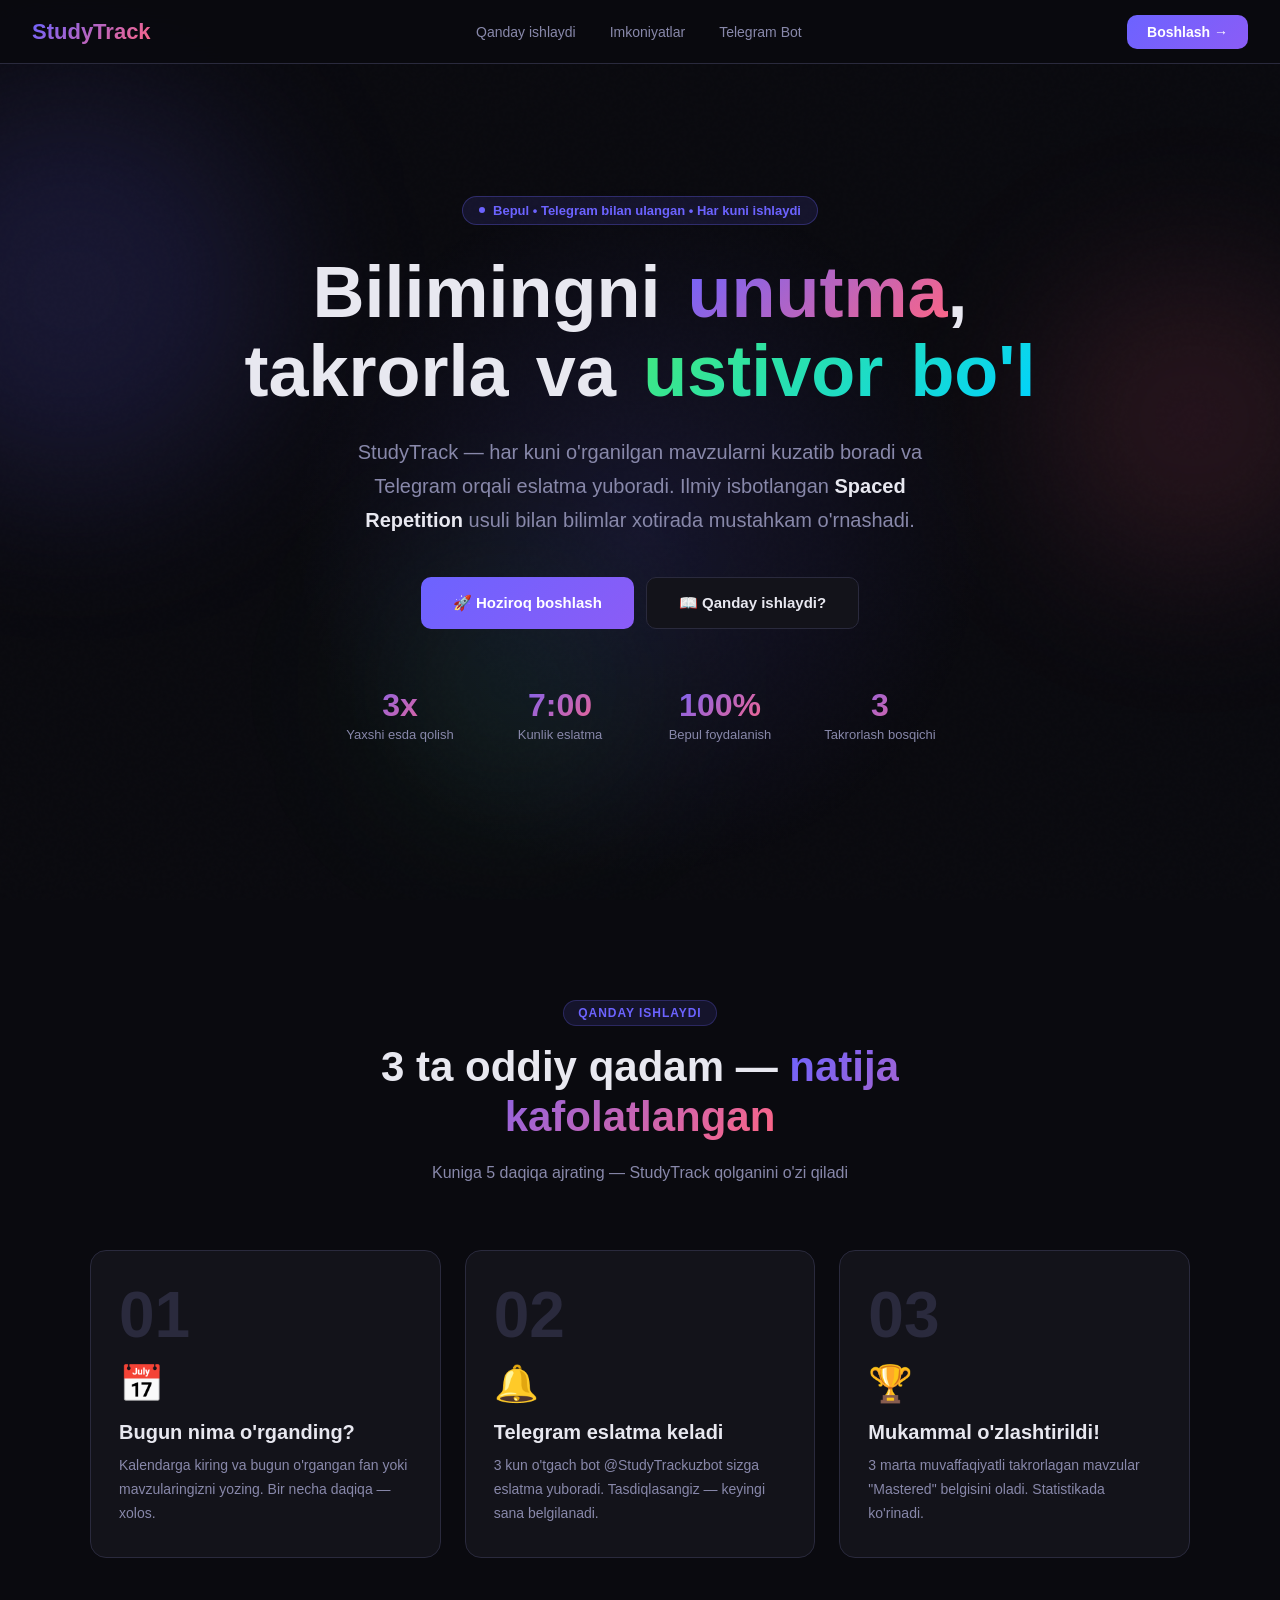
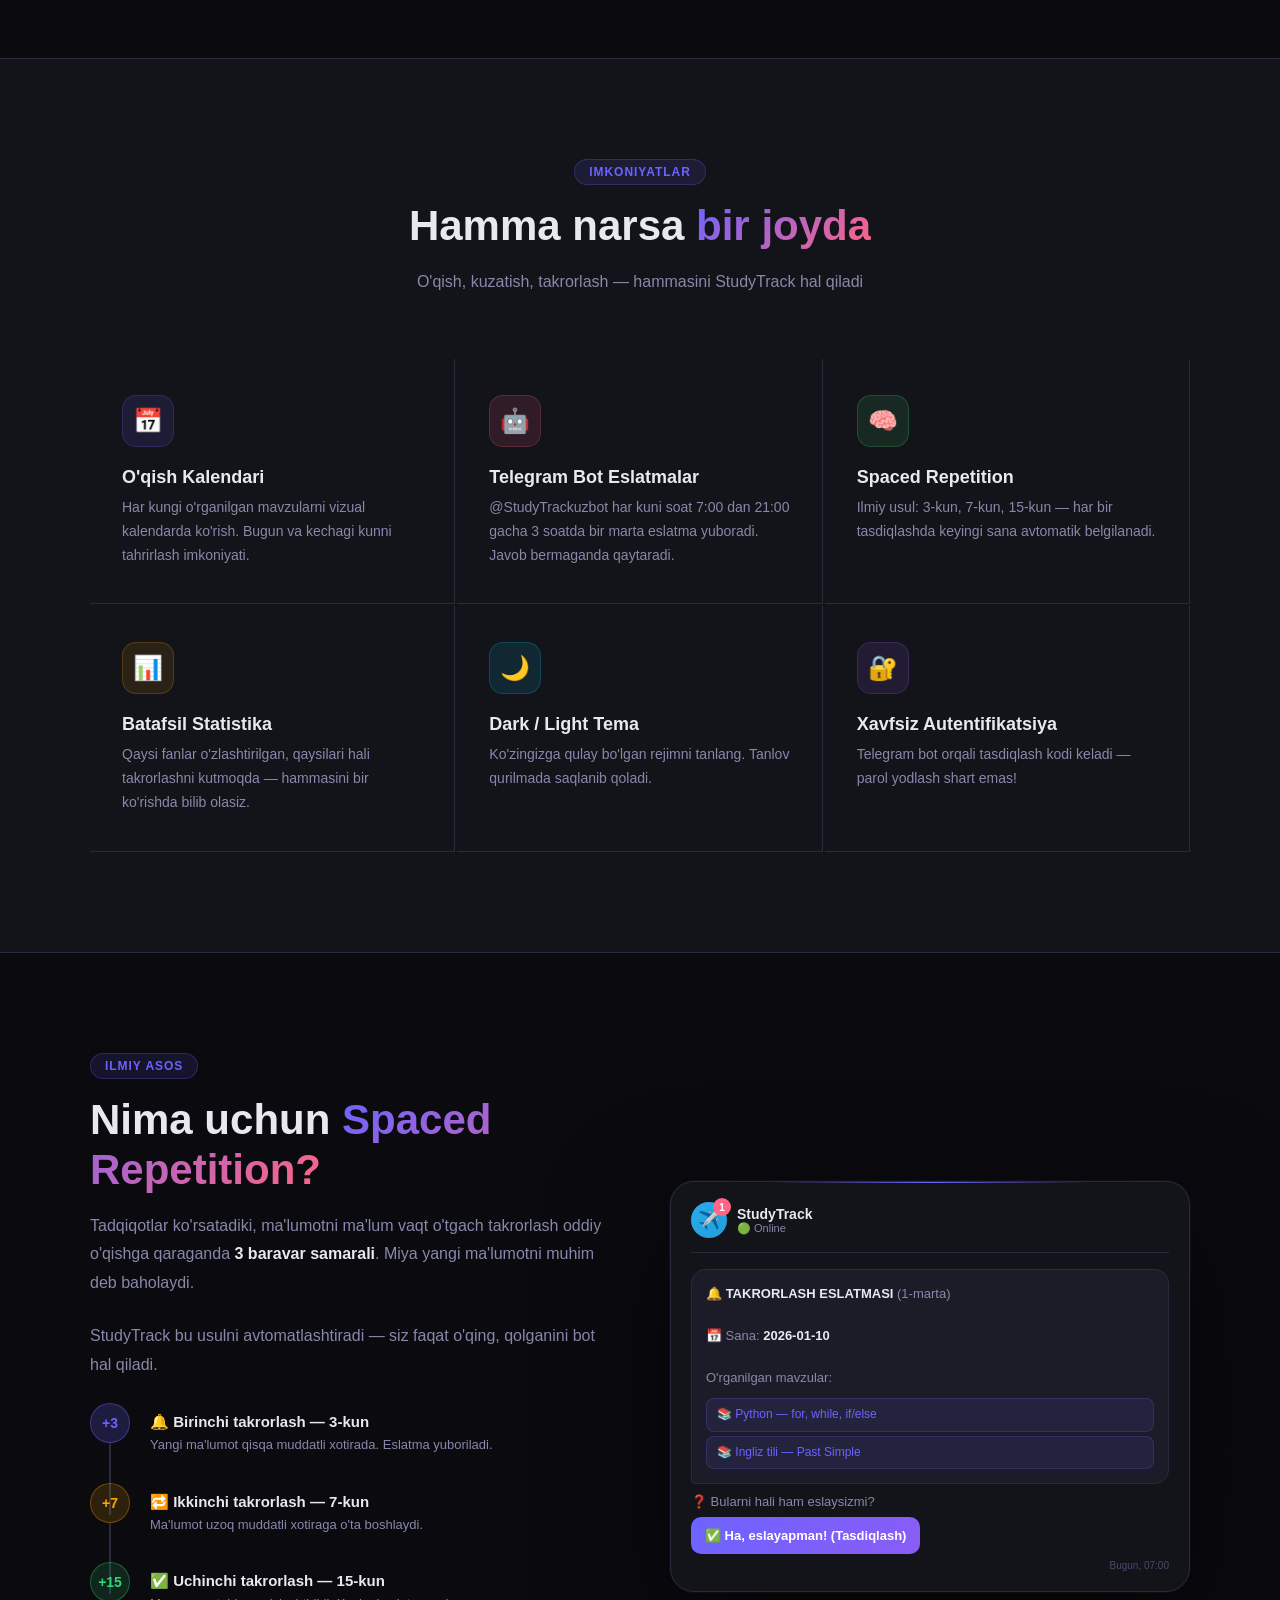
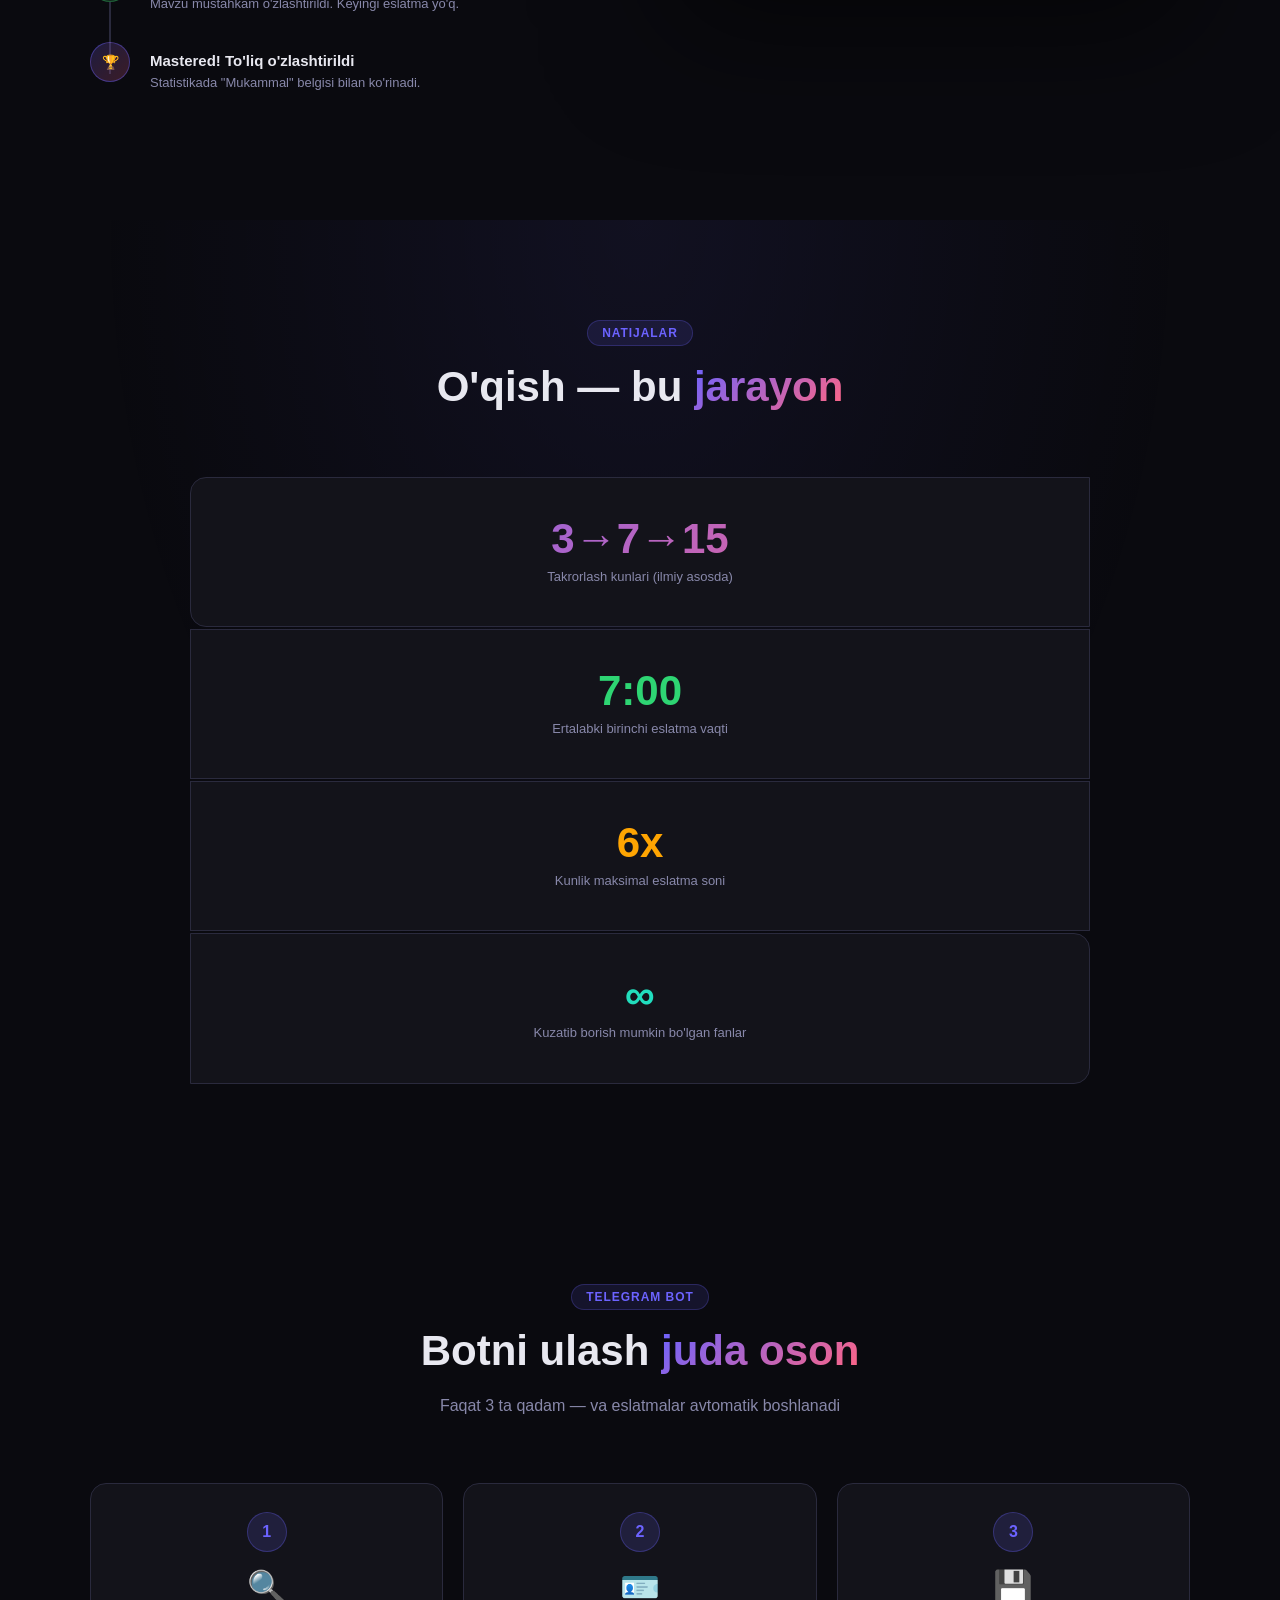
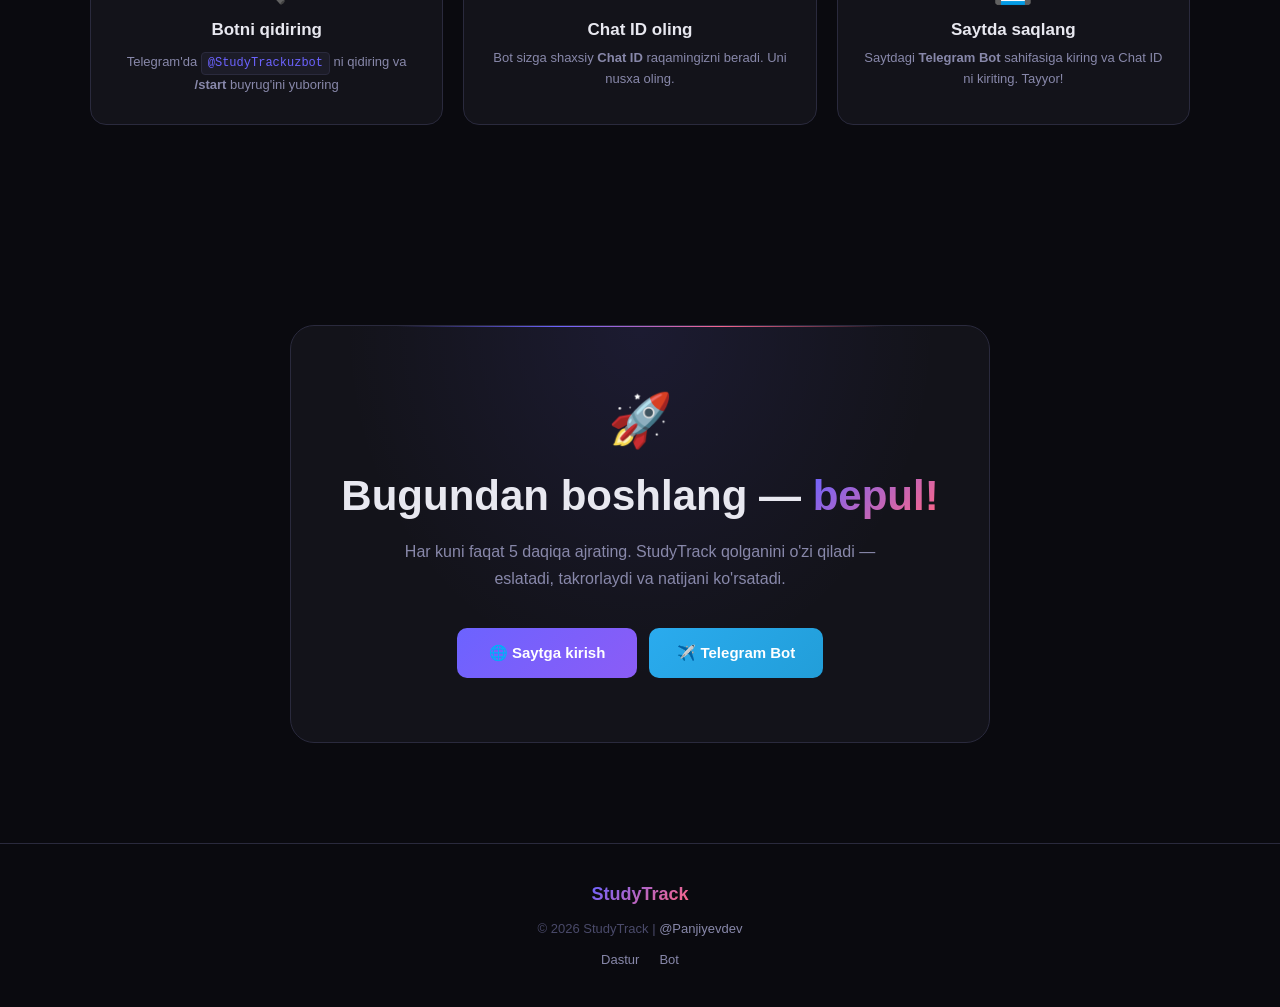
<file: index.html>
<!DOCTYPE html>
<html lang="uz">

<head>
  <!-- ========== CHARSET & VIEWPORT ========== -->
  <meta charset="UTF-8">
  <meta name="viewport" content="width=device-width, initial-scale=1.0, maximum-scale=5.0">
  <meta http-equiv="X-UA-Compatible" content="ie=edge">
  <meta http-equiv="content-language" content="uz">

  <!-- ========== BASIC META TAGS ========== -->
  <meta name="description"
    content="StudyTrack - Spaced Repetition usuli bilan o'rganilgan mavzularni takrorlash tizimi. Har kuni Telegram bot orqali eslatma oling. Firebase bilan xavfsiz, bepul, 100% online.">
  <meta name="keywords"
    content="o'qish, takrorlash, spaced repetition, telegram bot, bilim, eslatma, studiada muvaffaq bo'lish, online o'qitish, o'rganish tizimi, memorization, learning app, education, uzbek">
  <meta name="author" content="@manjiyevdev">
  <meta name="creator" content="Manjiyev Dev">
  <meta name="publisher" content="StudyTrack">
  <meta name="copyright" content="© 2026 StudyTrack. All rights reserved.">
  <meta name="language" content="Uzbek">
  <meta name="robots" content="index, follow, max-image-preview:large, max-snippet:-1, max-video-preview:-1">
  <meta name="revisit-after" content="7 days">
  <meta name="category" content="Education, Learning, Productivity">
  <meta name="distribution" content="global">
  <meta name="contact" content="https://t.me/manjiyevdev">

  <!-- ========== OPEN GRAPH (Facebook, LinkedIn, WhatsApp) ========== -->
  <meta property="og:title" content="StudyTrack — O'rganishni Kuzat, Takrorla, Ustivor Bo'l">
  <meta property="og:description"
    content="Spaced Repetition usuli bilan har kuni o'rganilgan mavzularni takrorlang. Telegram bot avtomatik eslatma yuboradi. Bepul, xavfsiz, 100% online.">
  <meta property="og:type" content="website">
  <meta property="og:url" content="https://study-track.uz/">
  <meta property="og:image" content="https://study-track.uz/og-image.png">
  <meta property="og:image:width" content="1200">
  <meta property="og:image:height" content="630">
  <meta property="og:image:alt" content="StudyTrack - O'rganish va Takrorlash Tizimi">
  <meta property="og:site_name" content="StudyTrack">
  <meta property="og:locale" content="uz_UZ">

  <!-- ========== TWITTER CARD ========== -->
  <meta name="twitter:card" content="summary_large_image">
  <meta name="twitter:site" content="@StudyTrackuzbot">
  <meta name="twitter:creator" content="@manjiyevdev">
  <meta name="twitter:title" content="StudyTrack — O'rganishni Kuzat, Takrorla, Ustivor Bo'l">
  <meta name="twitter:description"
    content="Spaced Repetition bilan o'rganilgan mavzularni takrorlang. Telegram bot - avtomatik eslatma. Bepul!">
  <meta name="twitter:image" content="https://study-track.uz/og-image.png">
  <meta name="twitter:image:alt" content="StudyTrack Learning App">

  <!-- ========== LINKEDIN ========== -->
  <meta property="linkedin:title" content="StudyTrack — O'rganishni Kuzat, Takrorla, Ustivor Bo'l">
  <meta property="linkedin:description"
    content="Spaced Repetition usuli bilan o'rganishni optimallash. Telegram bot integratsiyasi. Firebase orqali xavfsiz.">

  <!-- ========== STRUCTURED DATA (JSON-LD) ========== -->
  <script type="application/ld+json">
  {
    "@context": "https://schema.org",
    "@type": "WebApplication",
    "name": "StudyTrack",
    "url": "https://study-track.uz",
    "description": "O'rganilgan mavzularni takrorlash va eslatma tizimi",
    "applicationCategory": "EducationalApplication",
    "operatingSystem": "All",
    "offers": {
      "@type": "Offer",
      "price": "0",
      "priceCurrency": "USD",
      "availability": "https://schema.org/InStock"
    },
    "aggregateRating": {
      "@type": "AggregateRating",
      "ratingValue": "5",
      "ratingCount": "100+"
    },
    "creator": {
      "@type": "Person",
      "name": "Manjiyev Dev",
      "url": "https://t.me/manjiyevdev"
    },
    "datePublished": "2026-01-01",
    "dateModified": "2026-03-13",
    "inLanguage": "uz",
    "isAccessibleForFree": true,
    "softwareRequirements": "Web browser, Internet connection"
  }
  </script>

  <!-- ========== ORGANIZATION SCHEMA ========== -->
  <script type="application/ld+json">
  {
    "@context": "https://schema.org",
    "@type": "Organization",
    "name": "StudyTrack",
    "url": "https://study-track.uz",
    "logo": "https://study-track.uz/image.png",
    "description": "O'rganishni kuzatuv va takrorlash tizimi",
    "sameAs": [
      "https://t.me/StudyTrackuzbot",
      "https://t.me/manjiyevdev"
    ],
    "contactPoint": {
      "@type": "ContactPoint",
      "telephone": "+998",
      "contactType": "Customer Support",
      "url": "https://t.me/manjiyevdev"
    }
  }
  </script>

  <!-- ========== BREADCRUMB SCHEMA ========== -->
  <script type="application/ld+json">
  {
    "@context": "https://schema.org",
    "@type": "BreadcrumbList",
    "itemListElement": [
      {
        "@type": "ListItem",
        "position": 1,
        "name": "Bosh sahifa",
        "item": "https://study-track.uz"
      },
      {
        "@type": "ListItem",
        "position": 2,
        "name": "Qanday ishlaydi",
        "item": "https://study-track.uz#how"
      },
      {
        "@type": "ListItem",
        "position": 3,
        "name": "Imkoniyatlar",
        "item": "https://study-track.uz#features"
      },
      {
        "@type": "ListItem",
        "position": 4,
        "name": "Telegram Bot",
        "item": "https://study-track.uz#telegram"
      }
    ]
  }
  </script>

  <!-- ========== FAQ SCHEMA ========== -->
  <script type="application/ld+json">
  {
    "@context": "https://schema.org",
    "@type": "FAQPage",
    "mainEntity": [
      {
        "@type": "Question",
        "name": "StudyTrack nima?",
        "acceptedAnswer": {
          "@type": "Answer",
          "text": "StudyTrack - o'rganilgan mavzularni takrorlash va eslatma tizimi. Spaced Repetition ilmiy usuli bilan xotirada bilimlarni mustahkamlashtiradi."
        }
      },
      {
        "@type": "Question",
        "name": "Qanday ishlaydi?",
        "acceptedAnswer": {
          "@type": "Answer",
          "text": "1. Bugun o'rgangan mavzularingizni yozing. 2. 3 kundan keyin Telegram bot eslatma yuboradi. 3. Tasdiqlasangiz, keyingi takrorlash 7 kundan keyin bo'ladi."
        }
      },
      {
        "@type": "Question",
        "name": "Telegram bot orqali qanday ishlaydi?",
        "acceptedAnswer": {
          "@type": "Answer",
          "text": "Bot har kuni 7:00 dan 21:00 gacha har 3 soatda eslatma yuboradi. Siz tasdiqlasangiz - keyingi takrorlash vaqti avtomatik o'zgaradi."
        }
      },
      {
        "@type": "Question",
        "name": "Bepulmi?",
        "acceptedAnswer": {
          "@type": "Answer",
          "text": "Ha! StudyTrack 100% bepul va hisoblashtiruvchi qo'shimchasiz. Faqat internet va Telegram akkaunt kerak."
        }
      },
      {
        "@type": "Question",
        "name": "Xavfsizmi?",
        "acceptedAnswer": {
          "@type": "Answer",
          "text": "Ha! Firebase orqali ishonchli autentifikatsiya. Raqamlaringiz shifrlangan va xavfsiz saqlangan."
        }
      }
    ]
  }
  </script>

  <!-- ========== CANONICAL URL ========== -->
  <link rel="canonical" href="https://study-track.uz/">

  <!-- ========== ALTERNATE LANGUAGE VERSIONS ========== -->
  <link rel="alternate" hreflang="uz" href="https://study-track.uz/">
  <!-- ========== PRECONNECT & DNS-PREFETCH ========== -->
  <link rel="preconnect" href="https://fonts.googleapis.com">
  <link rel="preconnect" href="https://fonts.gstatic.com" crossorigin>
  <link rel="preconnect" href="https://www.google-analytics.com">
  <link rel="dns-prefetch" href="https://www.google-analytics.com">

  <!-- ========== FONTS ========== -->
  <link
    href="https://fonts.googleapis.com/css2?family=Syne:wght@400;500;600;700;800&family=Space+Grotesk:wght@300;400;500;600;700&display=swap"
    rel="stylesheet">

  <!-- ========== GOOGLE ANALYTICS ========== -->
  <script async src="https://www.googletagmanager.com/gtag/js?id=G-XXXXXXXXXX"></script>
  <script>
    window.dataLayer = window.dataLayer || [];
    function gtag() { dataLayer.push(arguments); }
    gtag('js', new Date());
    gtag('config', 'G-XXXXXXXXXX', {
      'page_path': window.location.pathname,
      'page_title': 'StudyTrack — O\'rganishni Kuzat, Takrorla, Ustivor Bo\'l'
    });
  </script>

  <!-- ========== THEME COLOR ========== -->
  <meta name="theme-color" content="#0a0a0f">
  <meta name="msapplication-TileColor" content="#0a0a0f">

  <!-- ========== SECURITY HEADERS ========== -->
  <meta http-equiv="Content-Security-Policy"
    content="default-src 'self' https:; script-src 'self' 'unsafe-inline' https://www.googletagmanager.com https://www.google-analytics.com; style-src 'self' 'unsafe-inline' https://fonts.googleapis.com; img-src 'self' https: data:; font-src 'self' https://fonts.gstatic.com">
  <meta http-equiv="X-Content-Type-Options" content="nosniff">
  <meta http-equiv="X-Frame-Options" content="SAMEORIGIN">
  <meta http-equiv="X-XSS-Protection" content="1; mode=block">
  <title>StudyTrack — O'rganishni Kuzat, Takrorla, Ustivor bo'l</title>
  <link rel="icon" href="./image.png">
  <link
    href="https://fonts.googleapis.com/css2?family=Syne:wght@400;500;600;700;800&family=Space+Grotesk:wght@300;400;500;600;700&display=swap"
    rel="stylesheet">
  <style>
    :root {
      --bg: #0a0a0f;
      --surface: #13131a;
      --surface2: #1c1c28;
      --border: #2a2a3d;
      --accent: #6c63ff;
      --accent2: #ff6584;
      --accent3: #43e97b;
      --text: #e8e8f0;
      --text2: #8888aa;
      --text3: #4a4a6a;
      --danger: #ff4757;
      --warn: #ffa502;
      --success: #2ed573;
      --radius: 16px;
      --radius-sm: 10px;
    }

    *,
    *::before,
    *::after {
      margin: 0;
      padding: 0;
      box-sizing: border-box;
    }

    html {
      scroll-behavior: smooth;
      -webkit-text-size-adjust: 100%;
    }

    body {
      font-family: 'Space Grotesk', sans-serif;
      background: var(--bg);
      color: var(--text);
      min-height: 100vh;
      overflow-x: hidden;
    }

    /* Noise texture */
    body::before {
      content: '';
      position: fixed;
      inset: 0;
      background-image: url("data:image/svg+xml,%3Csvg viewBox='0 0 256 256' xmlns='http://www.w3.org/2000/svg'%3E%3Cfilter id='n'%3E%3CfeTurbulence type='fractalNoise' baseFrequency='0.9' numOctaves='4' stitchTiles='stitch'/%3E%3C/filter%3E%3Crect width='100%25' height='100%25' filter='url(%23n)' opacity='0.03'/%3E%3C/svg%3E");
      pointer-events: none;
      z-index: 0;
      opacity: .4;
    }

    ::-webkit-scrollbar {
      width: 6px;
    }

    ::-webkit-scrollbar-track {
      background: var(--bg);
    }

    ::-webkit-scrollbar-thumb {
      background: var(--border);
      border-radius: 3px;
    }

    /* ===== NAVBAR ===== */
    .navbar {
      position: fixed;
      top: 0;
      left: 0;
      right: 0;
      z-index: 100;
      background: rgba(10, 10, 15, .95);
      backdrop-filter: blur(20px);
      -webkit-backdrop-filter: blur(20px);
      border-bottom: 1px solid var(--border);
      padding: 0 clamp(16px, 5vw, 32px);
      height: clamp(56px, 12vw, 64px);
      display: flex;
      align-items: center;
      justify-content: space-between;
    }

    .nav-logo {
      font-family: 'Syne', sans-serif;
      font-size: clamp(18px, 5vw, 22px);
      font-weight: 800;
      background: linear-gradient(135deg, var(--accent), var(--accent2));
      -webkit-background-clip: text;
      -webkit-text-fill-color: transparent;
      text-decoration: none;
      flex-shrink: 0;
    }

    .nav-links {
      display: none;
      align-items: center;
      gap: 6px;
    }

    .nav-link {
      padding: 8px 14px;
      color: var(--text2);
      text-decoration: none;
      font-size: 14px;
      font-weight: 500;
      border-radius: 8px;
      transition: all .2s;
      white-space: nowrap;
    }

    .nav-link:hover {
      color: var(--text);
      background: var(--surface2);
    }

    .nav-cta {
      padding: clamp(8px, 2vw, 9px) clamp(14px, 3vw, 20px);
      background: linear-gradient(135deg, var(--accent), #8b5cf6);
      color: #fff;
      text-decoration: none;
      font-size: clamp(12px, 3vw, 14px);
      font-weight: 600;
      border-radius: var(--radius-sm);
      transition: all .2s;
      flex-shrink: 0;
      border: none;
      cursor: pointer;
    }

    .nav-cta:hover {
      box-shadow: 0 6px 24px rgba(108, 99, 255, .4);
      transform: translateY(-1px);
    }

    /* Mobile menu toggle */
    .nav-toggle {
      display: none;
      background: none;
      border: none;
      color: var(--text);
      font-size: 24px;
      cursor: pointer;
      padding: 8px;
      margin-left: 8px;
    }

    /* ===== HERO ===== */
    .hero {
      min-height: 100vh;
      display: flex;
      align-items: center;
      justify-content: center;
      text-align: center;
      padding: clamp(100px, 20vh, 120px) clamp(16px, 5vw, 24px) clamp(60px, 15vh, 80px);
      position: relative;
      overflow: hidden;
    }

    /* Glowing orbs */
    .hero::after {
      content: '';
      position: absolute;
      top: 20%;
      left: 50%;
      transform: translateX(-50%);
      width: clamp(400px, 80vw, 700px);
      height: clamp(400px, 80vw, 700px);
      background: radial-gradient(ellipse, rgba(108, 99, 255, .12) 0%, transparent 70%);
      pointer-events: none;
      z-index: 0;
    }

    .orb {
      position: absolute;
      border-radius: 50%;
      filter: blur(80px);
      pointer-events: none;
      z-index: 0;
    }

    .orb-1 {
      width: clamp(250px, 50vw, 400px);
      height: clamp(250px, 50vw, 400px);
      background: rgba(108, 99, 255, .15);
      top: 10%;
      left: -10%;
      animation: float1 8s ease-in-out infinite;
    }

    .orb-2 {
      width: clamp(200px, 40vw, 300px);
      height: clamp(200px, 40vw, 300px);
      background: rgba(255, 101, 132, .12);
      top: 30%;
      right: -5%;
      animation: float2 10s ease-in-out infinite;
    }

    .orb-3 {
      width: clamp(150px, 30vw, 250px);
      height: clamp(150px, 30vw, 250px);
      background: rgba(67, 233, 123, .08);
      bottom: 10%;
      left: 30%;
      animation: float1 12s ease-in-out infinite reverse;
    }

    @keyframes float1 {

      0%,
      100% {
        transform: translateY(0px) translateX(0px);
      }

      33% {
        transform: translateY(-30px) translateX(15px);
      }

      66% {
        transform: translateY(15px) translateX(-10px);
      }
    }

    @keyframes float2 {

      0%,
      100% {
        transform: translateY(0px);
      }

      50% {
        transform: translateY(-40px);
      }
    }

    .hero-inner {
      position: relative;
      z-index: 1;
      max-width: 820px;
      width: 100%;
    }

    .hero-badge {
      display: inline-flex;
      align-items: center;
      gap: 8px;
      background: rgba(108, 99, 255, .12);
      border: 1px solid rgba(108, 99, 255, .3);
      border-radius: 999px;
      padding: clamp(6px, 2vw, 6px) clamp(12px, 3vw, 16px);
      font-size: clamp(11px, 2.5vw, 13px);
      font-weight: 600;
      color: var(--accent);
      margin-bottom: clamp(16px, 4vw, 28px);
      animation: fadeUp .6s ease both;
      flex-wrap: wrap;
      justify-content: center;
    }

    .hero-badge-dot {
      width: 6px;
      height: 6px;
      border-radius: 50%;
      background: var(--accent);
      animation: pulse 2s ease infinite;
      flex-shrink: 0;
    }

    @keyframes pulse {

      0%,
      100% {
        opacity: 1;
        transform: scale(1);
      }

      50% {
        opacity: .5;
        transform: scale(1.4);
      }
    }

    .hero-title {
      font-family: 'Syne', sans-serif;
      font-size: clamp(32px, 8vw, 72px);
      font-weight: 800;
      line-height: 1.1;
      margin-bottom: clamp(16px, 4vw, 24px);
      animation: fadeUp .6s .1s ease both;
      word-spacing: 0.1em;
    }

    .hero-title .grad {
      background: linear-gradient(135deg, var(--accent), var(--accent2));
      -webkit-background-clip: text;
      -webkit-text-fill-color: transparent;
    }

    .hero-title .grad2 {
      background: linear-gradient(135deg, var(--accent3), #00d2ff);
      -webkit-background-clip: text;
      -webkit-text-fill-color: transparent;
    }

    .hero-sub {
      font-size: clamp(14px, 3vw, 20px);
      color: var(--text2);
      line-height: 1.7;
      max-width: 580px;
      margin: 0 auto clamp(24px, 5vw, 40px);
      font-weight: 400;
      animation: fadeUp .6s .2s ease both;
    }

    .hero-btns {
      display: flex;
      gap: clamp(8px, 2vw, 12px);
      justify-content: center;
      flex-wrap: wrap;
      animation: fadeUp .6s .3s ease both;
    }

    .btn-hero-primary {
      display: inline-flex;
      align-items: center;
      gap: 8px;
      padding: clamp(12px, 3vw, 16px) clamp(20px, 4vw, 32px);
      background: linear-gradient(135deg, var(--accent), #8b5cf6);
      color: #fff;
      text-decoration: none;
      font-size: clamp(13px, 2.5vw, 15px);
      font-weight: 600;
      border-radius: var(--radius-sm);
      transition: all .25s;
      border: none;
      cursor: pointer;
      font-family: 'Space Grotesk', sans-serif;
      white-space: nowrap;
    }

    .btn-hero-primary:active {
      transform: translateY(-1px);
      box-shadow: 0 8px 24px rgba(108, 99, 255, .3);
    }

    @media (hover: hover) {
      .btn-hero-primary:hover {
        transform: translateY(-3px);
        box-shadow: 0 12px 40px rgba(108, 99, 255, .45);
      }
    }

    .btn-hero-secondary {
      display: inline-flex;
      align-items: center;
      gap: 8px;
      padding: clamp(12px, 3vw, 16px) clamp(20px, 4vw, 32px);
      background: var(--surface);
      border: 1px solid var(--border);
      color: var(--text);
      text-decoration: none;
      font-size: clamp(13px, 2.5vw, 15px);
      font-weight: 600;
      border-radius: var(--radius-sm);
      transition: all .25s;
      white-space: nowrap;
    }

    .btn-hero-secondary:active {
      border-color: var(--accent);
      color: var(--accent);
    }

    @media (hover: hover) {
      .btn-hero-secondary:hover {
        border-color: var(--accent);
        color: var(--accent);
      }
    }

    /* Hero stats */
    .hero-stats {
      display: grid;
      grid-template-columns: repeat(auto-fit, minmax(120px, 1fr));
      gap: clamp(20px, 4vw, 40px);
      margin-top: clamp(40px, 8vw, 60px);
      animation: fadeUp .6s .4s ease both;
      max-width: 600px;
      margin-left: auto;
      margin-right: auto;
    }

    .hero-stat {
      text-align: center;
    }

    .hero-stat-num {
      font-family: 'Syne', sans-serif;
      font-size: clamp(24px, 5vw, 32px);
      font-weight: 800;
      background: linear-gradient(135deg, var(--accent), var(--accent2));
      -webkit-background-clip: text;
      -webkit-text-fill-color: transparent;
      line-height: 1;
    }

    .hero-stat-label {
      font-size: clamp(11px, 2vw, 13px);
      color: var(--text2);
      margin-top: 6px;
      font-weight: 500;
      line-height: 1.3;
    }

    .hero-stat-divider {
      display: none;
    }

    @keyframes fadeUp {
      from {
        opacity: 0;
        transform: translateY(24px);
      }

      to {
        opacity: 1;
        transform: translateY(0);
      }
    }

    /* ===== SECTIONS ===== */
    section {
      padding: clamp(60px, 12vw, 100px) clamp(16px, 5vw, 24px);
      position: relative;
    }

    .section-header {
      text-align: center;
      max-width: 600px;
      margin: 0 auto clamp(40px, 8vw, 64px);
    }

    .section-tag {
      display: inline-block;
      background: rgba(108, 99, 255, .12);
      border: 1px solid rgba(108, 99, 255, .25);
      border-radius: 999px;
      padding: clamp(4px, 1vw, 5px) clamp(10px, 2vw, 14px);
      font-size: clamp(10px, 2vw, 12px);
      font-weight: 700;
      color: var(--accent);
      letter-spacing: .08em;
      text-transform: uppercase;
      margin-bottom: clamp(12px, 2vw, 16px);
    }

    .section-title {
      font-family: 'Syne', sans-serif;
      font-size: clamp(24px, 5vw, 42px);
      font-weight: 800;
      line-height: 1.2;
      margin-bottom: clamp(12px, 2vw, 16px);
    }

    .section-title .grad {
      background: linear-gradient(135deg, var(--accent), var(--accent2));
      -webkit-background-clip: text;
      -webkit-text-fill-color: transparent;
    }

    .section-sub {
      font-size: clamp(14px, 2.5vw, 16px);
      color: var(--text2);
      line-height: 1.7;
    }

    /* Steps */
    .steps-grid {
      max-width: 1100px;
      margin: 0 auto;
      display: grid;
      grid-template-columns: repeat(auto-fit, minmax(clamp(200px, 100%, 300px), 1fr));
      gap: clamp(16px, 3vw, 24px);
      position: relative;
    }

    .step-card {
      background: var(--surface);
      border: 1px solid var(--border);
      border-radius: var(--radius);
      padding: clamp(24px, 5vw, 32px) clamp(20px, 4vw, 28px);
      position: relative;
      overflow: hidden;
      transition: transform .3s, border-color .3s, box-shadow .3s;
    }

    .step-card::before {
      content: '';
      position: absolute;
      top: -1px;
      left: 20%;
      right: 20%;
      height: 2px;
      background: linear-gradient(90deg, transparent, var(--accent), transparent);
      border-radius: 999px;
      opacity: 0;
      transition: opacity .3s;
    }

    .step-card:active {
      transform: translateY(-4px);
      border-color: rgba(108, 99, 255, .4);
      box-shadow: 0 12px 40px rgba(108, 99, 255, .1);
    }

    @media (hover: hover) {
      .step-card:hover {
        transform: translateY(-6px);
        border-color: rgba(108, 99, 255, .4);
        box-shadow: 0 20px 60px rgba(108, 99, 255, .15);
      }

      .step-card:hover::before {
        opacity: 1;
      }
    }

    .step-num-big {
      font-family: 'Syne', sans-serif;
      font-size: clamp(48px, 10vw, 64px);
      font-weight: 800;
      color: var(--border);
      line-height: 1;
      margin-bottom: clamp(12px, 2vw, 16px);
      transition: color .3s;
    }

    .step-card:hover .step-num-big {
      color: rgba(108, 99, 255, .3);
    }

    .step-icon {
      font-size: clamp(28px, 6vw, 36px);
      margin-bottom: clamp(12px, 2vw, 16px);
      display: block;
    }

    .step-card h3 {
      font-family: 'Syne', sans-serif;
      font-size: clamp(16px, 4vw, 20px);
      font-weight: 700;
      margin-bottom: 10px;
      color: var(--text);
    }

    .step-card p {
      font-size: clamp(12px, 2.5vw, 14px);
      color: var(--text2);
      line-height: 1.7;
    }

    /* ===== FEATURES ===== */
    .features-bg {
      background: var(--surface);
      border-top: 1px solid var(--border);
      border-bottom: 1px solid var(--border);
      padding: clamp(60px, 12vw, 100px) clamp(16px, 5vw, 24px) !important;
    }

    .features-grid {
      max-width: 1100px;
      margin: 0 auto;
      display: grid;
      grid-template-columns: repeat(auto-fit, minmax(clamp(100%, 300px, 100%), 1fr));
      gap: 2px;
    }

    .feature-item {
      padding: clamp(24px, 5vw, 36px) clamp(20px, 4vw, 32px);
      border-right: 1px solid var(--border);
      border-bottom: 1px solid var(--border);
      transition: background .2s;
      position: relative;
      overflow: hidden;
    }

    .feature-item:hover {
      background: var(--surface2);
    }

    .feature-item::after {
      content: '';
      position: absolute;
      inset: 0;
      background: radial-gradient(circle at 50% 0%, rgba(108, 99, 255, .08), transparent 70%);
      opacity: 0;
      transition: opacity .3s;
    }

    .feature-item:hover::after {
      opacity: 1;
    }

    .feature-icon-wrap {
      width: clamp(44px, 8vw, 52px);
      height: clamp(44px, 8vw, 52px);
      background: rgba(108, 99, 255, .12);
      border: 1px solid rgba(108, 99, 255, .2);
      border-radius: 14px;
      display: flex;
      align-items: center;
      justify-content: center;
      font-size: clamp(20px, 5vw, 24px);
      margin-bottom: clamp(14px, 3vw, 20px);
      position: relative;
      z-index: 1;
    }

    .feature-item:nth-child(2) .feature-icon-wrap {
      background: rgba(255, 101, 132, .12);
      border-color: rgba(255, 101, 132, .2);
    }

    .feature-item:nth-child(3) .feature-icon-wrap {
      background: rgba(67, 233, 123, .1);
      border-color: rgba(67, 233, 123, .2);
    }

    .feature-item:nth-child(4) .feature-icon-wrap {
      background: rgba(255, 165, 2, .1);
      border-color: rgba(255, 165, 2, .2);
    }

    .feature-item:nth-child(5) .feature-icon-wrap {
      background: rgba(0, 210, 255, .1);
      border-color: rgba(0, 210, 255, .2);
    }

    .feature-item:nth-child(6) .feature-icon-wrap {
      background: rgba(139, 92, 246, .12);
      border-color: rgba(139, 92, 246, .2);
    }

    .feature-item h3 {
      font-family: 'Syne', sans-serif;
      font-size: clamp(16px, 3.5vw, 18px);
      font-weight: 700;
      margin-bottom: 8px;
      color: var(--text);
      position: relative;
      z-index: 1;
    }

    .feature-item p {
      font-size: clamp(12px, 2.5vw, 14px);
      color: var(--text2);
      line-height: 1.7;
      position: relative;
      z-index: 1;
    }

    /* ===== SPACED REPETITION ===== */
    .repetition-section {
      max-width: 1100px;
      margin: 0 auto;
      display: grid;
      grid-template-columns: 1fr;
      gap: clamp(40px, 8vw, 60px);
      align-items: start;
    }

    @media (min-width: 900px) {
      .repetition-section {
        grid-template-columns: 1fr 1fr;
        align-items: center;
      }
    }

    .rep-content {}

    .rep-content p {
      font-size: clamp(14px, 2.5vw, 16px);
      color: var(--text2);
      line-height: 1.8;
      margin-bottom: clamp(16px, 3vw, 24px);
    }

    .rep-timeline {
      display: flex;
      flex-direction: column;
      gap: 0;
    }

    .rep-item {
      display: flex;
      gap: clamp(16px, 3vw, 20px);
      align-items: flex-start;
      position: relative;
    }

    .rep-item:not(:last-child)::after {
      content: '';
      position: absolute;
      left: clamp(17px, 4vw, 19px);
      top: clamp(36px, 8vw, 40px);
      width: 2px;
      height: calc(100% - 8px);
      background: var(--border);
    }

    .rep-dot {
      width: clamp(32px, 7vw, 40px);
      height: clamp(32px, 7vw, 40px);
      border-radius: 50%;
      display: flex;
      align-items: center;
      justify-content: center;
      font-size: clamp(12px, 2.5vw, 14px);
      font-weight: 700;
      font-family: 'Syne', sans-serif;
      flex-shrink: 0;
      z-index: 1;
      position: relative;
    }

    .rep-dot.d1 {
      background: rgba(108, 99, 255, .2);
      color: var(--accent);
      border: 1px solid rgba(108, 99, 255, .4);
    }

    .rep-dot.d2 {
      background: rgba(255, 165, 2, .15);
      color: var(--warn);
      border: 1px solid rgba(255, 165, 2, .3);
    }

    .rep-dot.d3 {
      background: rgba(67, 233, 123, .12);
      color: var(--success);
      border: 1px solid rgba(67, 233, 123, .3);
    }

    .rep-dot.d4 {
      background: linear-gradient(135deg, rgba(108, 99, 255, .2), rgba(255, 101, 132, .2));
      color: var(--text);
      border: 1px solid rgba(108, 99, 255, .4);
    }

    .rep-text {
      padding: clamp(8px, 2vw, 10px) 0 clamp(20px, 4vw, 28px);
    }

    .rep-text strong {
      font-size: clamp(13px, 2.5vw, 15px);
      font-weight: 600;
      color: var(--text);
      display: block;
      margin-bottom: 4px;
    }

    .rep-text span {
      font-size: clamp(11px, 2vw, 13px);
      color: var(--text2);
      line-height: 1.5;
    }

    /* Mock phone */
    .rep-visual {
      position: relative;
    }

    .phone-mock {
      background: var(--surface);
      border: 1px solid var(--border);
      border-radius: 24px;
      padding: clamp(12px, 3vw, 20px);
      box-shadow: 0 40px 120px rgba(0, 0, 0, .5), 0 0 0 1px rgba(255, 255, 255, .04);
      position: relative;
      overflow: hidden;
      max-width: 100%;
      margin: 0 auto;
    }

    .phone-mock::before {
      content: '';
      position: absolute;
      top: -1px;
      left: 20%;
      right: 20%;
      height: 2px;
      background: linear-gradient(90deg, transparent, var(--accent), transparent);
      border-radius: 999px;
    }

    .phone-header {
      display: flex;
      align-items: center;
      gap: 10px;
      margin-bottom: clamp(12px, 2vw, 16px);
      padding-bottom: clamp(10px, 2vw, 14px);
      border-bottom: 1px solid var(--border);
    }

    .tg-avatar {
      width: clamp(32px, 8vw, 36px);
      height: clamp(32px, 8vw, 36px);
      border-radius: 50%;
      background: linear-gradient(135deg, #2AABEE, #229ED9);
      display: flex;
      align-items: center;
      justify-content: center;
      font-size: clamp(14px, 3vw, 18px);
      flex-shrink: 0;
    }

    .tg-name {
      font-size: clamp(12px, 2.5vw, 14px);
      font-weight: 600;
    }

    .tg-sub {
      font-size: clamp(10px, 2vw, 11px);
      color: var(--text2);
    }

    .tg-msg {
      background: var(--surface2);
      border: 1px solid var(--border);
      border-radius: 14px 14px 14px 4px;
      padding: clamp(10px, 2vw, 14px);
      margin-bottom: clamp(6px, 2vw, 10px);
      font-size: clamp(11px, 2.5vw, 13px);
      line-height: 1.6;
      color: var(--text2);
    }

    .tg-msg strong {
      color: var(--text);
    }

    .tg-msg .subjects {
      margin: clamp(6px, 2vw, 10px) 0 0;
      display: flex;
      flex-direction: column;
      gap: 4px;
    }

    .tg-subject {
      background: rgba(108, 99, 255, .1);
      border: 1px solid rgba(108, 99, 255, .2);
      border-radius: 8px;
      padding: clamp(4px, 1vw, 6px) clamp(8px, 2vw, 10px);
      font-size: clamp(10px, 2vw, 12px);
      color: var(--accent);
      font-weight: 500;
    }

    .tg-btn {
      background: linear-gradient(135deg, var(--accent), #8b5cf6);
      border-radius: 10px;
      padding: clamp(8px, 2vw, 11px) clamp(10px, 2vw, 14px);
      text-align: center;
      font-size: clamp(11px, 2vw, 13px);
      font-weight: 600;
      color: #fff;
      cursor: pointer;
      transition: all .2s;
      display: flex;
      align-items: center;
      justify-content: center;
      gap: 6px;
      margin-top: clamp(4px, 1vw, 6px);
      border: none;
      font-family: 'Space Grotesk', sans-serif;
    }

    .tg-time {
      font-size: clamp(8px, 1.5vw, 10px);
      color: var(--text3);
      text-align: right;
      margin-top: clamp(4px, 1vw, 6px);
    }

    /* Notification badge */
    .notif-badge {
      position: absolute;
      top: -4px;
      right: -4px;
      width: 18px;
      height: 18px;
      background: var(--accent2);
      border-radius: 50%;
      font-size: 10px;
      font-weight: 700;
      display: flex;
      align-items: center;
      justify-content: center;
      color: #fff;
      animation: pulse 2s ease infinite;
    }

    /* ===== TELEGRAM BOT ===== */
    .telegram-section {
      max-width: 1100px;
      margin: 0 auto;
    }

    .tg-steps {
      display: grid;
      grid-template-columns: repeat(auto-fit, minmax(clamp(100%, 280px, 100%), 1fr));
      gap: clamp(16px, 3vw, 20px);
      margin-top: 0;
    }

    .tg-step-card {
      background: var(--surface);
      border: 1px solid var(--border);
      border-radius: var(--radius);
      padding: clamp(20px, 4vw, 28px) clamp(16px, 3vw, 24px);
      text-align: center;
      transition: all .3s;
      position: relative;
    }

    .tg-step-card:active {
      transform: translateY(-2px);
      border-color: rgba(108, 99, 255, .3);
      box-shadow: 0 10px 32px rgba(108, 99, 255, .08);
    }

    @media (hover: hover) {
      .tg-step-card:hover {
        transform: translateY(-4px);
        border-color: rgba(108, 99, 255, .3);
        box-shadow: 0 16px 50px rgba(108, 99, 255, .12);
      }
    }

    .tg-step-num {
      width: clamp(36px, 8vw, 40px);
      height: clamp(36px, 8vw, 40px);
      border-radius: 50%;
      background: rgba(108, 99, 255, .15);
      color: var(--accent);
      font-weight: 700;
      font-family: 'Syne', sans-serif;
      display: flex;
      align-items: center;
      justify-content: center;
      margin: 0 auto clamp(12px, 2vw, 16px);
      border: 1px solid rgba(108, 99, 255, .3);
      font-size: clamp(14px, 3vw, 16px);
    }

    .tg-step-icon {
      font-size: clamp(24px, 6vw, 32px);
      margin-bottom: clamp(10px, 2vw, 14px);
      display: block;
    }

    .tg-step-card h3 {
      font-family: 'Syne', sans-serif;
      font-size: clamp(15px, 3.5vw, 17px);
      font-weight: 700;
      margin-bottom: 8px;
    }

    .tg-step-card p {
      font-size: clamp(12px, 2.5vw, 13px);
      color: var(--text2);
      line-height: 1.6;
    }

    .tg-step-card code {
      background: var(--surface2);
      border: 1px solid var(--border);
      border-radius: 4px;
      padding: 1px 6px;
      color: var(--accent);
      font-size: clamp(10px, 2vw, 12px);
      display: inline-block;
      margin-top: 4px;
    }

    /* ===== STATS ROW ===== */
    .stats-section {
      background: radial-gradient(ellipse at 50% 0%, rgba(108, 99, 255, .08), transparent 60%);
      padding: clamp(60px, 12vw, 100px) clamp(16px, 5vw, 24px) !important;
    }

    .stats-row {
      max-width: 900px;
      margin: 0 auto;
      display: grid;
      grid-template-columns: repeat(auto-fit, minmax(clamp(100%, 200px, 100%), 1fr));
      gap: 2px;
    }

    .stat-big {
      text-align: center;
      padding: clamp(24px, 5vw, 40px) clamp(16px, 3vw, 20px);
      background: var(--surface);
      border: 1px solid var(--border);
      transition: all .2s;
    }

    .stat-big:first-child {
      border-radius: var(--radius) 0 0 0;
    }

    .stat-big:last-child {
      border-radius: 0 var(--radius) 0 0;
    }

    @media (min-width: 700px) {
      .stat-big:first-child {
        border-radius: var(--radius) 0 0 var(--radius);
      }

      .stat-big:last-child {
        border-radius: 0 var(--radius) var(--radius) 0;
      }
    }

    .stat-big:hover {
      background: var(--surface2);
    }

    .stat-big-num {
      font-family: 'Syne', sans-serif;
      font-size: clamp(28px, 7vw, 42px);
      font-weight: 800;
      line-height: 1;
      margin-bottom: clamp(6px, 2vw, 8px);
    }

    .stat-big-num.c1 {
      background: linear-gradient(135deg, var(--accent), var(--accent2));
      -webkit-background-clip: text;
      -webkit-text-fill-color: transparent;
    }

    .stat-big-num.c2 {
      color: var(--success);
    }

    .stat-big-num.c3 {
      color: var(--warn);
    }

    .stat-big-num.c4 {
      background: linear-gradient(135deg, var(--accent3), #00d2ff);
      -webkit-background-clip: text;
      -webkit-text-fill-color: transparent;
    }

    .stat-big-label {
      font-size: clamp(11px, 2.5vw, 13px);
      color: var(--text2);
      font-weight: 500;
      line-height: 1.4;
    }

    /* ===== CTA ===== */
    .cta-section {
      text-align: center;
      padding: clamp(60px, 12vw, 100px) clamp(16px, 5vw, 24px);
    }

    .cta-inner {
      max-width: 700px;
      margin: 0 auto;
      background: var(--surface);
      border: 1px solid var(--border);
      border-radius: 24px;
      padding: clamp(40px, 8vw, 64px) clamp(24px, 5vw, 48px);
      position: relative;
      overflow: hidden;
    }

    .cta-inner::before {
      content: '';
      position: absolute;
      top: -1px;
      left: 15%;
      right: 15%;
      height: 2px;
      background: linear-gradient(90deg, transparent, var(--accent), var(--accent2), transparent);
      border-radius: 999px;
    }

    .cta-inner::after {
      content: '';
      position: absolute;
      top: 0;
      left: 0;
      right: 0;
      bottom: 0;
      background: radial-gradient(ellipse at 50% 0%, rgba(108, 99, 255, .1), transparent 60%);
      pointer-events: none;
    }

    .cta-emoji {
      font-size: clamp(40px, 8vw, 52px);
      display: block;
      margin-bottom: clamp(12px, 3vw, 20px);
      position: relative;
      z-index: 1;
    }

    .cta-title {
      font-family: 'Syne', sans-serif;
      font-size: clamp(24px, 5vw, 42px);
      font-weight: 800;
      line-height: 1.2;
      margin-bottom: clamp(12px, 2vw, 16px);
      position: relative;
      z-index: 1;
    }

    .cta-sub {
      font-size: clamp(14px, 2.5vw, 16px);
      color: var(--text2);
      line-height: 1.7;
      max-width: 480px;
      margin: 0 auto clamp(24px, 5vw, 36px);
      position: relative;
      z-index: 1;
    }

    .cta-btns {
      display: flex;
      gap: clamp(8px, 2vw, 12px);
      justify-content: center;
      flex-wrap: wrap;
      position: relative;
      z-index: 1;
    }

    .btn-tg {
      display: inline-flex;
      align-items: center;
      gap: 8px;
      padding: clamp(12px, 3vw, 15px) clamp(18px, 4vw, 28px);
      background: linear-gradient(135deg, #2AABEE, #229ED9);
      color: #fff;
      text-decoration: none;
      font-size: clamp(13px, 2.5vw, 15px);
      font-weight: 600;
      border-radius: var(--radius-sm);
      transition: all .25s;
      white-space: nowrap;
      border: none;
    }

    .btn-tg:active {
      transform: translateY(-1px);
      box-shadow: 0 8px 20px rgba(42, 171, 238, .25);
    }

    @media (hover: hover) {
      .btn-tg:hover {
        transform: translateY(-3px);
        box-shadow: 0 12px 36px rgba(42, 171, 238, .35);
      }
    }

    /* ===== FOOTER ===== */
    footer {
      border-top: 1px solid var(--border);
      padding: clamp(28px, 5vw, 40px) clamp(16px, 5vw, 32px);
      display: flex;
      flex-direction: column;
      align-items: center;
      justify-content: center;
      text-align: center;
      gap: clamp(12px, 3vw, 16px);
    }

    .footer-logo {
      font-family: 'Syne', sans-serif;
      font-size: clamp(16px, 3vw, 18px);
      font-weight: 800;
      background: linear-gradient(135deg, var(--accent), var(--accent2));
      -webkit-background-clip: text;
      -webkit-text-fill-color: transparent;
    }

    .footer-text {
      font-size: clamp(11px, 2vw, 13px);
      color: var(--text3);
    }

    .footer-links {
      display: flex;
      gap: clamp(16px, 4vw, 20px);
      justify-content: center;
      flex-wrap: wrap;
    }

    .footer-link {
      font-size: clamp(11px, 2vw, 13px);
      color: var(--text2);
      text-decoration: none;
      transition: color .2s;
    }

    .footer-link:active {
      color: var(--accent);
    }

    @media (hover: hover) {
      .footer-link:hover {
        color: var(--accent);
      }
    }

    /* ===== SCROLL REVEAL ===== */
    .reveal {
      opacity: 0;
      transform: translateY(30px);
      transition: opacity .6s ease, transform .6s ease;
    }

    .reveal.visible {
      opacity: 1;
      transform: translateY(0);
    }

    /* ===== RESPONSIVE MEDIA QUERIES ===== */
    @media (min-width: 768px) {
      .nav-links {
        display: flex;
      }

      .nav-toggle {
        display: none;
      }

      .features-grid {
        grid-template-columns: repeat(auto-fit, minmax(300px, 1fr));
      }

      .feature-item {
        border-right: 1px solid var(--border);
      }

      .tg-steps {
        grid-template-columns: repeat(3, 1fr);
      }
    }

    @media (max-width: 767px) {
      .nav-links {
        display: none;
      }

      .features-grid {
        grid-template-columns: 1fr;
      }

      .feature-item {
        border-right: none;
      }

      .feature-item:nth-child(even) {
        border-right: none;
      }

      .tg-steps {
        grid-template-columns: 1fr;
      }

      footer {
        flex-direction: column;
      }
    }

    @media (max-width: 600px) {
      html {
        font-size: 14px;
      }

      .hero-stats {
        grid-template-columns: repeat(2, 1fr);
      }

      .stats-row {
        grid-template-columns: repeat(2, 1fr);
      }

      .stat-big:first-child {
        border-radius: var(--radius) 0 0 0;
      }

      .stat-big:nth-child(2) {
        border-radius: 0 var(--radius) 0 0;
      }

      .stat-big:nth-child(3) {
        border-radius: 0 0 0 var(--radius);
      }

      .stat-big:last-child {
        border-radius: 0 0 var(--radius) 0;
      }

      .steps-grid {
        grid-template-columns: 1fr;
      }

      .phone-mock {
        max-width: 100%;
      }
    }

    /* Touch-friendly improvements */
    @media (hover: none) {

      .btn-hero-primary,
      .btn-hero-secondary,
      .btn-tg,
      .step-card,
      .tg-step-card {
        padding-top: calc(var(--padding-top) + 2px);
        padding-bottom: calc(var(--padding-bottom) + 2px);
      }
    }
  </style>

  <!-- Google Analytics -->
  <script async src="https://www.googletagmanager.com/gtag/js?id=G-FYDSF9BWC8"></script>
  <script>
    window.dataLayer = window.dataLayer || [];
    function gtag() { dataLayer.push(arguments); }
    gtag('js', new Date());
    gtag('config', 'G-FYDSF9BWC8');
  </script>
</head>

<body>

  <!-- NAVBAR -->
  <nav class="navbar">
    <a class="nav-logo" href="#">StudyTrack</a>
    <div class="nav-links">
      <a class="nav-link" href="#how">Qanday ishlaydi</a>
      <a class="nav-link" href="#features">Imkoniyatlar</a>
      <a class="nav-link" href="#telegram">Telegram Bot</a>
    </div>
    <a class="nav-cta" href="./dashboard.html" target="_blank">Boshlash →</a>
  </nav>

  <!-- HERO -->
  <section class="hero">
    <div class="orb orb-1"></div>
    <div class="orb orb-2"></div>
    <div class="orb orb-3"></div>

    <div class="hero-inner">
      <div class="hero-badge">
        <span class="hero-badge-dot"></span>
        <span>Bepul • Telegram bilan ulangan • Har kuni ishlaydi</span>
      </div>

      <!-- Variant 1 - Oddiy -->
      <h1 class="hero-title">
        Bilimingni <span class="grad">unutma</span>,<br>
        takrorla va <span class="grad2">ustivor bo'l</span>
      </h1>

      <p class="hero-sub">
        StudyTrack — har kuni o'rganilgan mavzularni kuzatib boradi va
        Telegram orqali eslatma yuboradi. Ilmiy isbotlangan <strong style="color:var(--text)">Spaced Repetition</strong>
        usuli bilan bilimlar xotirada mustahkam o'rnashadi.
      </p>

      <div class="hero-btns">
        <a class="btn-hero-primary" href="./dashboard.html" target="_blank">
          🚀 Hoziroq boshlash
        </a>
        <a class="btn-hero-secondary" href="#how">
          📖 Qanday ishlaydi?
        </a>
      </div>

      <div class="hero-stats">
        <div class="hero-stat">
          <div class="hero-stat-num">3x</div>
          <div class="hero-stat-label">Yaxshi esda qolish</div>
        </div>
        <div class="hero-stat">
          <div class="hero-stat-num">7:00</div>
          <div class="hero-stat-label">Kunlik eslatma</div>
        </div>
        <div class="hero-stat">
          <div class="hero-stat-num">100%</div>
          <div class="hero-stat-label">Bepul foydalanish</div>
        </div>
        <div class="hero-stat">
          <div class="hero-stat-num">3</div>
          <div class="hero-stat-label">Takrorlash bosqichi</div>
        </div>
      </div>
    </div>
  </section>

  <!-- HOW IT WORKS -->
  <section id="how">
    <div class="section-header reveal">
      <div class="section-tag">Qanday ishlaydi</div>
      <h2 class="section-title">3 ta oddiy qadam — <span class="grad">natija kafolatlangan</span></h2>
      <p class="section-sub">Kuniga 5 daqiqa ajrating — StudyTrack qolganini o'zi qiladi</p>
    </div>

    <div class="steps-grid">
      <div class="step-card reveal">
        <div class="step-num-big">01</div>
        <span class="step-icon">📅</span>
        <h3>Bugun nima o'rganding?</h3>
        <p>Kalendarga kiring va bugun o'rgangan fan yoki mavzularingizni yozing. Bir necha daqiqa — xolos.</p>
      </div>

      <div class="step-card reveal" style="transition-delay: .1s">
        <div class="step-num-big">02</div>
        <span class="step-icon">🔔</span>
        <h3>Telegram eslatma keladi</h3>
        <p>3 kun o'tgach bot @StudyTrackuzbot sizga eslatma yuboradi. Tasdiqlasangiz — keyingi sana belgilanadi.</p>
      </div>

      <div class="step-card reveal" style="transition-delay: .2s">
        <div class="step-num-big">03</div>
        <span class="step-icon">🏆</span>
        <h3>Mukammal o'zlashtirildi!</h3>
        <p>3 marta muvaffaqiyatli takrorlagan mavzular "Mastered" belgisini oladi. Statistikada ko'rinadi.</p>
      </div>
    </div>
  </section>

  <!-- FEATURES -->
  <section class="features-bg" id="features">
    <div class="section-header reveal">
      <div class="section-tag">Imkoniyatlar</div>
      <h2 class="section-title">Hamma narsa <span class="grad">bir joyda</span></h2>
      <p class="section-sub">O'qish, kuzatish, takrorlash — hammasini StudyTrack hal qiladi</p>
    </div>

    <div class="features-grid">
      <div class="feature-item reveal">
        <div class="feature-icon-wrap">📅</div>
        <h3>O'qish Kalendari</h3>
        <p>Har kungi o'rganilgan mavzularni vizual kalendarda ko'rish. Bugun va kechagi kunni tahrirlash imkoniyati.</p>
      </div>

      <div class="feature-item reveal" style="transition-delay: .1s">
        <div class="feature-icon-wrap">🤖</div>
        <h3>Telegram Bot Eslatmalar</h3>
        <p>@StudyTrackuzbot har kuni soat 7:00 dan 21:00 gacha 3 soatda bir marta eslatma yuboradi. Javob bermaganda
          qaytaradi.</p>
      </div>

      <div class="feature-item reveal" style="transition-delay: .2s">
        <div class="feature-icon-wrap">🧠</div>
        <h3>Spaced Repetition</h3>
        <p>Ilmiy usul: 3-kun, 7-kun, 15-kun — har bir tasdiqlashda keyingi sana avtomatik belgilanadi.</p>
      </div>

      <div class="feature-item reveal" style="transition-delay: .3s">
        <div class="feature-icon-wrap">📊</div>
        <h3>Batafsil Statistika</h3>
        <p>Qaysi fanlar o'zlashtirilgan, qaysilari hali takrorlashni kutmoqda — hammasini bir ko'rishda bilib olasiz.
        </p>
      </div>

      <div class="feature-item reveal" style="transition-delay: .4s">
        <div class="feature-icon-wrap">🌙</div>
        <h3>Dark / Light Tema</h3>
        <p>Ko'zingizga qulay bo'lgan rejimni tanlang. Tanlov qurilmada saqlanib qoladi.</p>
      </div>

      <div class="feature-item reveal" style="transition-delay: .5s">
        <div class="feature-icon-wrap">🔐</div>
        <h3>Xavfsiz Autentifikatsiya</h3>
        <p>Telegram bot orqali tasdiqlash kodi keladi — parol yodlash shart emas!</p>
      </div>
    </div>
  </section>

  <!-- SPACED REPETITION EXPLANATION -->
  <section>
    <div class="repetition-section">
      <div class="rep-content reveal">
        <div class="section-tag">Ilmiy asos</div>
        <h2 class="section-title" style="margin-bottom: 16px">
          Nima uchun <span class="grad">Spaced Repetition?</span>
        </h2>
        <p>Tadqiqotlar ko'rsatadiki, ma'lumotni ma'lum vaqt o'tgach takrorlash oddiy o'qishga qaraganda <strong
            style="color:var(--text)">3 baravar samarali</strong>. Miya yangi ma'lumotni muhim deb baholaydi.</p>
        <p>StudyTrack bu usulni avtomatlashtiradi — siz faqat o'qing, qolganini bot hal qiladi.</p>

        <div class="rep-timeline">
          <div class="rep-item">
            <div class="rep-dot d1">+3</div>
            <div class="rep-text">
              <strong>🔔 Birinchi takrorlash — 3-kun</strong>
              <span>Yangi ma'lumot qisqa muddatli xotirada. Eslatma yuboriladi.</span>
            </div>
          </div>
          <div class="rep-item">
            <div class="rep-dot d2">+7</div>
            <div class="rep-text">
              <strong>🔁 Ikkinchi takrorlash — 7-kun</strong>
              <span>Ma'lumot uzoq muddatli xotiraga o'ta boshlaydi.</span>
            </div>
          </div>
          <div class="rep-item">
            <div class="rep-dot d3">+15</div>
            <div class="rep-text">
              <strong>✅ Uchinchi takrorlash — 15-kun</strong>
              <span>Mavzu mustahkam o'zlashtirildi. Keyingi eslatma yo'q.</span>
            </div>
          </div>
          <div class="rep-item">
            <div class="rep-dot d4">🏆</div>
            <div class="rep-text">
              <strong>Mastered! To'liq o'zlashtirildi</strong>
              <span>Statistikada "Mukammal" belgisi bilan ko'rinadi.</span>
            </div>
          </div>
        </div>
      </div>

      <div class="rep-visual reveal" style="transition-delay: .2s">
        <div class="phone-mock">
          <div class="phone-header">
            <div class="tg-avatar" style="position:relative">
              ✈️
              <div class="notif-badge">1</div>
            </div>
            <div>
              <div class="tg-name">StudyTrack</div>
              <div class="tg-sub">🟢 Online</div>
            </div>
          </div>

          <div class="tg-msg">
            🔔 <strong>TAKRORLASH ESLATMASI</strong> (1-marta)<br><br>
            📅 Sana: <strong>2026-01-10</strong><br><br>
            O'rganilgan mavzular:
            <div class="subjects">
              <div class="tg-subject">📚 Python — for, while, if/else</div>
              <div class="tg-subject">📚 Ingliz tili — Past Simple</div>
            </div>
          </div>

          <div style="font-size:clamp(11px, 2.5vw, 13px); color:var(--text2); margin-bottom: 8px;">❓ Bularni hali ham
            eslaysizmi?</div>

          <button class="tg-btn">✅ Ha, eslayapman! (Tasdiqlash)</button>
          <div class="tg-time">Bugun, 07:00</div>
        </div>
      </div>
    </div>
  </section>

  <!-- STATS ROW -->
  <section class="stats-section">
    <div class="section-header reveal">
      <div class="section-tag">Natijalar</div>
      <h2 class="section-title">O'qish — bu <span class="grad">jarayon</span></h2>
    </div>
    <div class="stats-row reveal">
      <div class="stat-big">
        <div class="stat-big-num c1">3→7→15</div>
        <div class="stat-big-label">Takrorlash kunlari (ilmiy asosda)</div>
      </div>
      <div class="stat-big">
        <div class="stat-big-num c2">7:00</div>
        <div class="stat-big-label">Ertalabki birinchi eslatma vaqti</div>
      </div>
      <div class="stat-big">
        <div class="stat-big-num c3">6x</div>
        <div class="stat-big-label">Kunlik maksimal eslatma soni</div>
      </div>
      <div class="stat-big">
        <div class="stat-big-num c4">∞</div>
        <div class="stat-big-label">Kuzatib borish mumkin bo'lgan fanlar</div>
      </div>
    </div>
  </section>

  <!-- TELEGRAM SETUP -->
  <section id="telegram">
    <div class="section-header reveal">
      <div class="section-tag">Telegram Bot</div>
      <h2 class="section-title">Botni ulash <span class="grad">juda oson</span></h2>
      <p class="section-sub">Faqat 3 ta qadam — va eslatmalar avtomatik boshlanadi</p>
    </div>

    <div class="tg-steps telegram-section">
      <div class="tg-step-card reveal">
        <div class="tg-step-num">1</div>
        <span class="tg-step-icon">🔍</span>
        <h3>Botni qidiring</h3>
        <p>Telegram'da <code>@StudyTrackuzbot</code> ni qidiring va <strong>/start</strong> buyrug'ini yuboring</p>
      </div>

      <div class="tg-step-card reveal" style="transition-delay: .1s">
        <div class="tg-step-num">2</div>
        <span class="tg-step-icon">🪪</span>
        <h3>Chat ID oling</h3>
        <p>Bot sizga shaxsiy <strong>Chat ID</strong> raqamingizni beradi. Uni nusxa oling.</p>
      </div>

      <div class="tg-step-card reveal" style="transition-delay: .2s">
        <div class="tg-step-num">3</div>
        <span class="tg-step-icon">💾</span>
        <h3>Saytda saqlang</h3>
        <p>Saytdagi <strong>Telegram Bot</strong> sahifasiga kiring va Chat ID ni kiriting. Tayyor!</p>
      </div>
    </div>
  </section>

  <!-- CTA -->
  <section class="cta-section">
    <div class="cta-inner reveal">
      <span class="cta-emoji">🚀</span>
      <h2 class="cta-title">Bugundan boshlang — <span
          style="background:linear-gradient(135deg,var(--accent),var(--accent2));-webkit-background-clip:text;-webkit-text-fill-color:transparent">bepul!</span>
      </h2>
      <p class="cta-sub">
        Har kuni faqat 5 daqiqa ajrating. StudyTrack qolganini o'zi qiladi —
        eslatadi, takrorlaydi va natijani ko'rsatadi.
      </p>
      <div class="cta-btns">
        <a class="btn-hero-primary" href="./dashboard.html" target="_blank">
          🌐 Saytga kirish
        </a>
        <a class="btn-tg" href="https://t.me/StudyTrackuzbot" target="_blank">
          ✈️ Telegram Bot
        </a>
      </div>
    </div>
  </section>

  <!-- FOOTER -->
  <footer>
    <div class="footer-logo">StudyTrack</div>
    <div class="footer-text">© 2026 StudyTrack | <a class="footer-link" href="https://t.me/Panjiyevdev"
        target="_blank">@Panjiyevdev</a></div>
    <div class="footer-links">
      <a class="footer-link" href="./dashboard.html" target="_blank">Dastur</a>
      <a class="footer-link" href="https://t.me/StudyTrackuzbot" target="_blank">Bot</a>
    </div>
  </footer>

  <script>
    // Scroll reveal
    const observer = new IntersectionObserver((entries) => {
      entries.forEach(e => {
        if (e.isIntersecting) {
          e.target.classList.add('visible');
        }
      });
    }, { threshold: 0.1, rootMargin: '0px 0px -40px 0px' });

    document.querySelectorAll('.reveal').forEach(el => observer.observe(el));

    // Navbar scroll effect
    window.addEventListener('scroll', () => {
      const nav = document.querySelector('.navbar');
      if (window.scrollY > 50) {
        nav.style.borderBottomColor = 'rgba(42,42,61,0.8)';
      } else {
        nav.style.borderBottomColor = '';
      }
    });
  </script>

</body>

</html>
</file>
